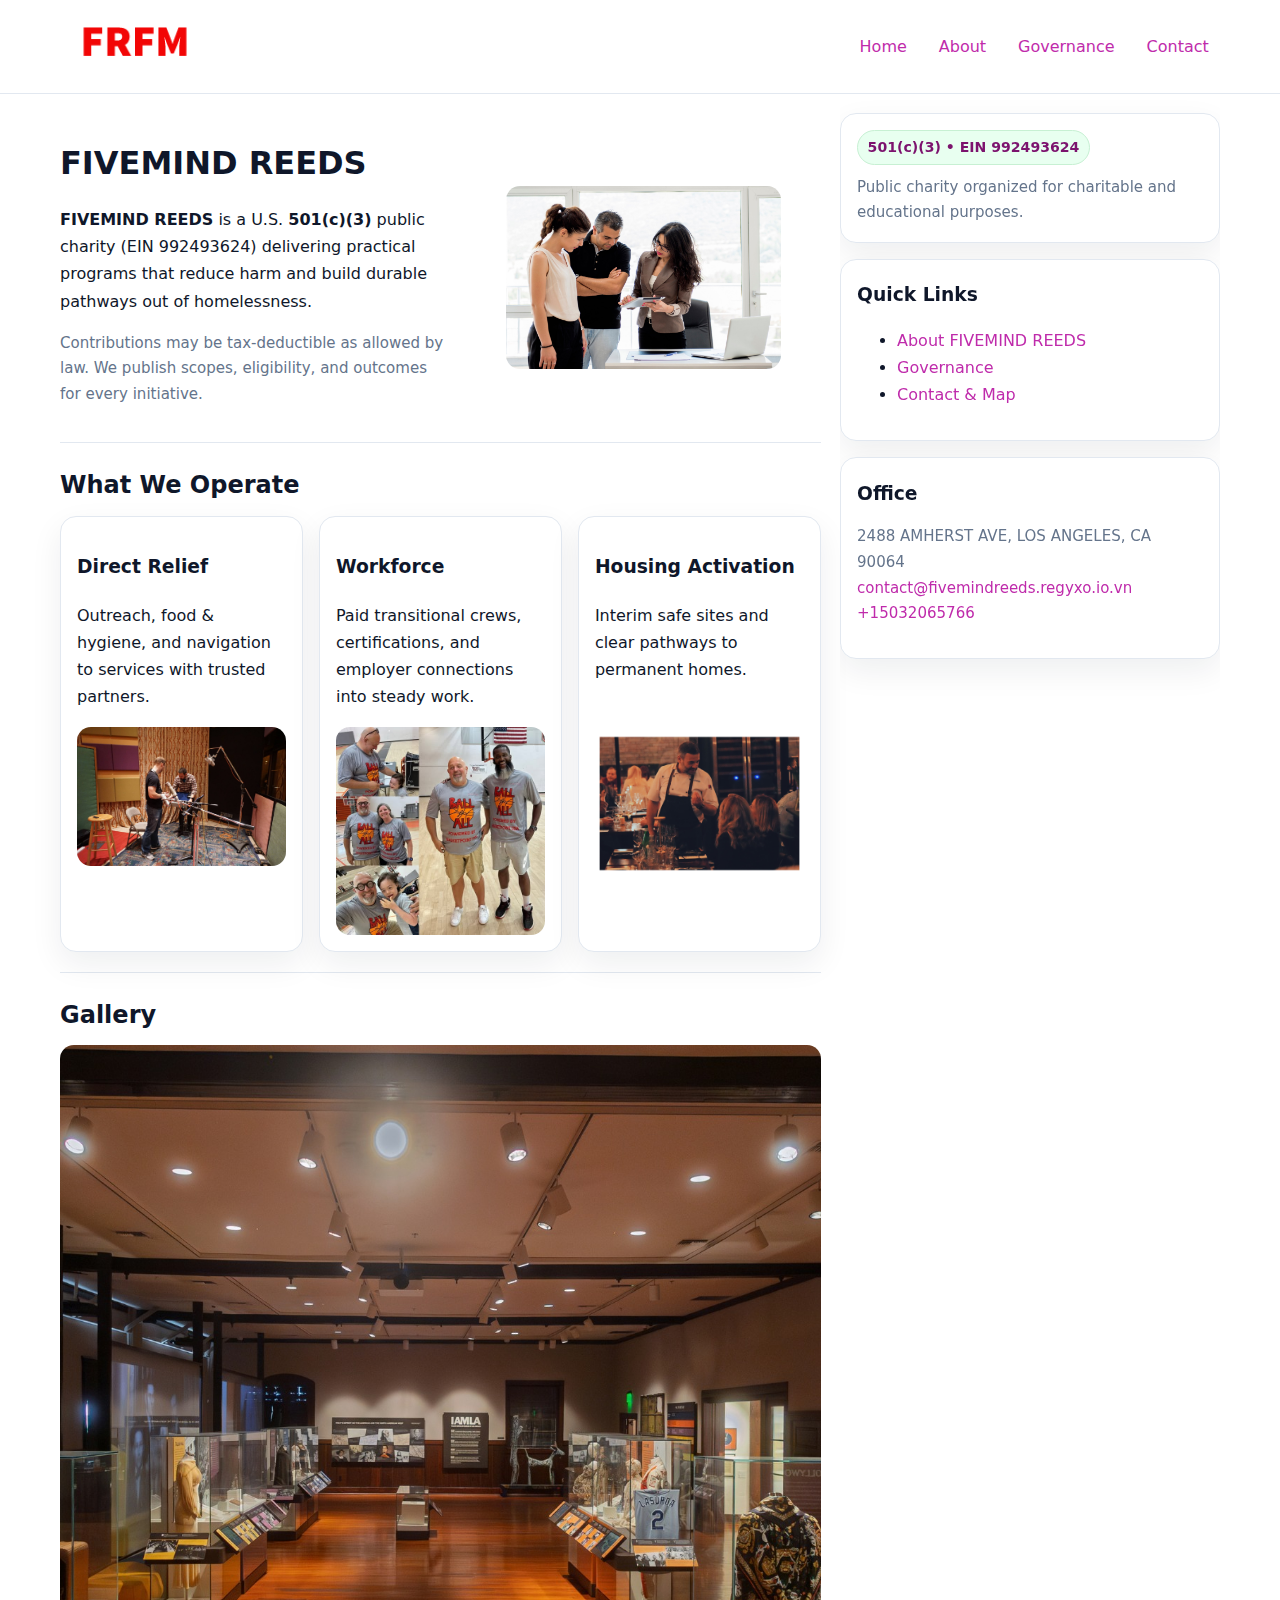
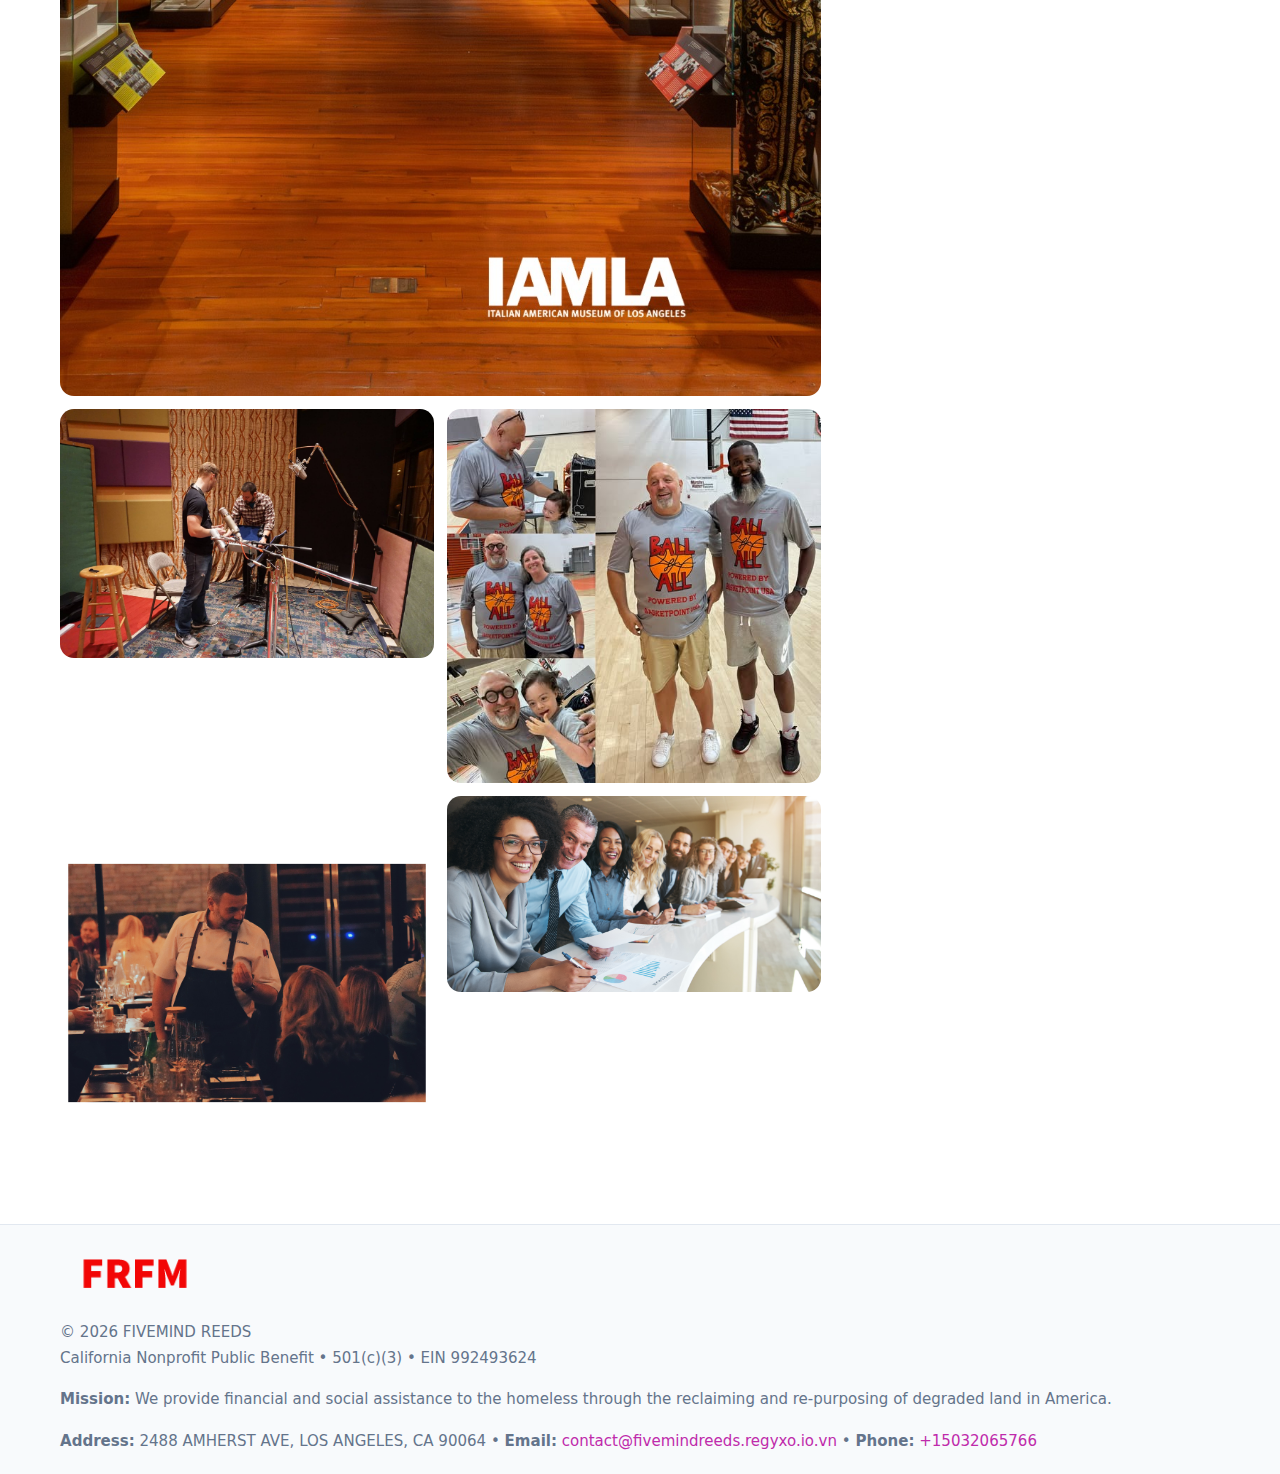
<file: index.html>
<!doctype html>
<html lang="en">
<head>
<meta charset="utf-8"/><meta name="viewport" content="width=device-width,initial-scale=1"/>
<title>FIVEMIND REEDS – Nonprofit • 2025</title>
<link rel="stylesheet" href="assets/styles.css"/><link rel="icon" href="images/logo.png">
<meta name="data-ein" content="992493624"><meta name="data-name" content="FIVEMIND REEDS">
<meta name="data-email" content="contact@fivemindreeds.regyxo.io.vn"><meta name="data-phone" content="+15032065766">
<meta name="data-address" content="2488 AMHERST AVE,
LOS ANGELES, CA 90064"><meta name="data-map" content="2488+AMHERST+AVE,+LOS+ANGELES,+CA+90064">
  <meta name="description" content="Our nonprofit strengthens the community with programs focused on community services, education, and direct relief.">
<meta name="facebook-domain-verification" content="kvpurmsobqiscsvxrezgxpzqo1858z" />
</head>
<body>
<div style="position:absolute;left:-9999px;top:-9999px;opacity:0" data-uniq="{{UNIQUE_BLOB}}">
  <span>Our nonprofit strengthens the community with programs focused on community services, education, and direct relief.</span><svg width="12" height="12" viewBox="0 0 12 12" xmlns="http://www.w3.org/2000/svg"><circle cx="6" cy="6" r="5" fill="#0f766e"/></svg><img src="images/programs.jpg" width="1" height="1" alt="" loading="lazy"/>
</div>

<header>
  <div class="header-wrap">
    <a href="index.html"><img src="images/logo.png" alt="FIVEMIND REEDS logo" style="width:150px"></a>
    <nav><a class="active" href="index.html">Home</a><a href="about.html">About</a><a href="governance.html">Governance</a><a href="contact.html">Contact</a></nav>
  </div>
</header>

<div class="layout">
  <main>
    <section class="section">
      <div class="cc322285c49">
        <div>
          <h1>FIVEMIND REEDS</h1>
          <p class="ce78f55c7f1"><strong>FIVEMIND REEDS</strong> is a U.S. <strong>501(c)(3)</strong> public charity (EIN 992493624) delivering practical programs that reduce harm and build durable pathways out of homelessness.</p>
          <p class="small">Contributions may be tax-deductible as allowed by law. We publish scopes, eligibility, and outcomes for every initiative.</p>
        </div>
        <figure><img src="images/hero.jpg" alt="Community program hero"></figure>
      </div>
    </section>

    <section class="section">
      <h2>What We Operate</h2>
      <div class="cards">
        <article class="cf07ecbbb9a"><h3>Direct Relief</h3><p>Outreach, food & hygiene, and navigation to services with trusted partners.</p><img src="images/relief.jpg" alt=""></article>
        <article class="cf07ecbbb9a"><h3>Workforce</h3><p>Paid transitional crews, certifications, and employer connections into steady work.</p><img src="images/jobs.jpg" alt=""></article>
        <article class="cf07ecbbb9a"><h3>Housing Activation</h3><p>Interim safe sites and clear pathways to permanent homes.</p><img src="images/land.jpg" alt=""></article>
      </div>
    </section>

    <!-- Gallery 5 ảnh (≥5 ảnh trong site) -->
    <section class="section">
      <h2>Gallery</h2>
      <div class="gallery">
        <img class="span2" src="images/programs.jpg" alt="Programs overview">
        <img src="images/relief.jpg" alt="Relief">
        <img src="images/jobs.jpg" alt="Jobs">
        <img src="images/land.jpg" alt="Housing">
        <img src="images/about.jpg" alt="Partners">
      </div>
    </section>
  </main>

  <aside aria-label="Sidebar">
    <div class="aside-box">
      <span class="cde2c7d4154">501(c)(3) • EIN 992493624</span>
      <p class="small" style="margin:.6rem 0 0">Public charity organized for charitable and educational purposes.</p>
    </div>
    <div class="aside-box">
      <h3>Quick Links</h3>
      <ul>
        <li><a href="about.html">About FIVEMIND REEDS</a></li>
        <li><a href="governance.html">Governance</a></li>
        <li><a href="contact.html">Contact & Map</a></li>
      </ul>
    </div>
    <div class="aside-box">
      <h3>Office</h3>
      <p class="small">2488 AMHERST AVE,
LOS ANGELES, CA 90064<br><a href="mailto:contact@fivemindreeds.regyxo.io.vn">contact@fivemindreeds.regyxo.io.vn</a><br><a href="tel:+15032065766">+15032065766</a></p>
    </div>
  </aside>
</div>

<footer>
  <div class="foot">
    <div><img src="images/logo.png" alt="" style="width:150px;margin-bottom:.5rem"><div class="small">© <span id="year"></span> FIVEMIND REEDS</div><div class="small">California Nonprofit Public Benefit • 501(c)(3) • EIN 992493624</div></div>
    <div><div class="small"><strong>Mission:</strong> We provide financial and social assistance to the homeless through the reclaiming and re-purposing of degraded land in America.</div></div>
    <div><div class="small"><strong>Address:</strong> 2488 AMHERST AVE,
LOS ANGELES, CA 90064 • <strong>Email:</strong> <a href="mailto:contact@fivemindreeds.regyxo.io.vn">contact@fivemindreeds.regyxo.io.vn</a> • <strong>Phone:</strong> <a href="tel:+15032065766">+15032065766</a></div></div>
  </div>
</footer>

<!-- color/skin -->
<script>(function(){function g(n){const e=document.querySelector('meta[name="'+n+'"]');return e?e.content:''}
function h(s){let x=2166136261>>>0;for(let i=0;i<s.length;i++){x^=s.charCodeAt(i);x=(x*16777619)>>>0}return x>>>0}
let k=(g('data-ein')||'').replace(/\D+/g,'');if(!k)k=g('data-name')||location.hostname||'d';
const key=h(String(k)),H=key%360,S=55+(key%20),L=46;
const r=document.documentElement;r.style.setProperty('--brand',`hsl(${H} ${S}% ${L}%)`);
r.style.setProperty('--brand-ink',`hsl(${H} ${Math.min(95,S+10)}% ${Math.max(22,L-18)}%)`);
r.style.setProperty('--soft',`hsl(${H} ${Math.max(40,S-25)}% 95%)`);
const y=document.getElementById('year'); if(y) y.textContent=new Date().getFullYear();})();</script>
</body>
</html>
</file>
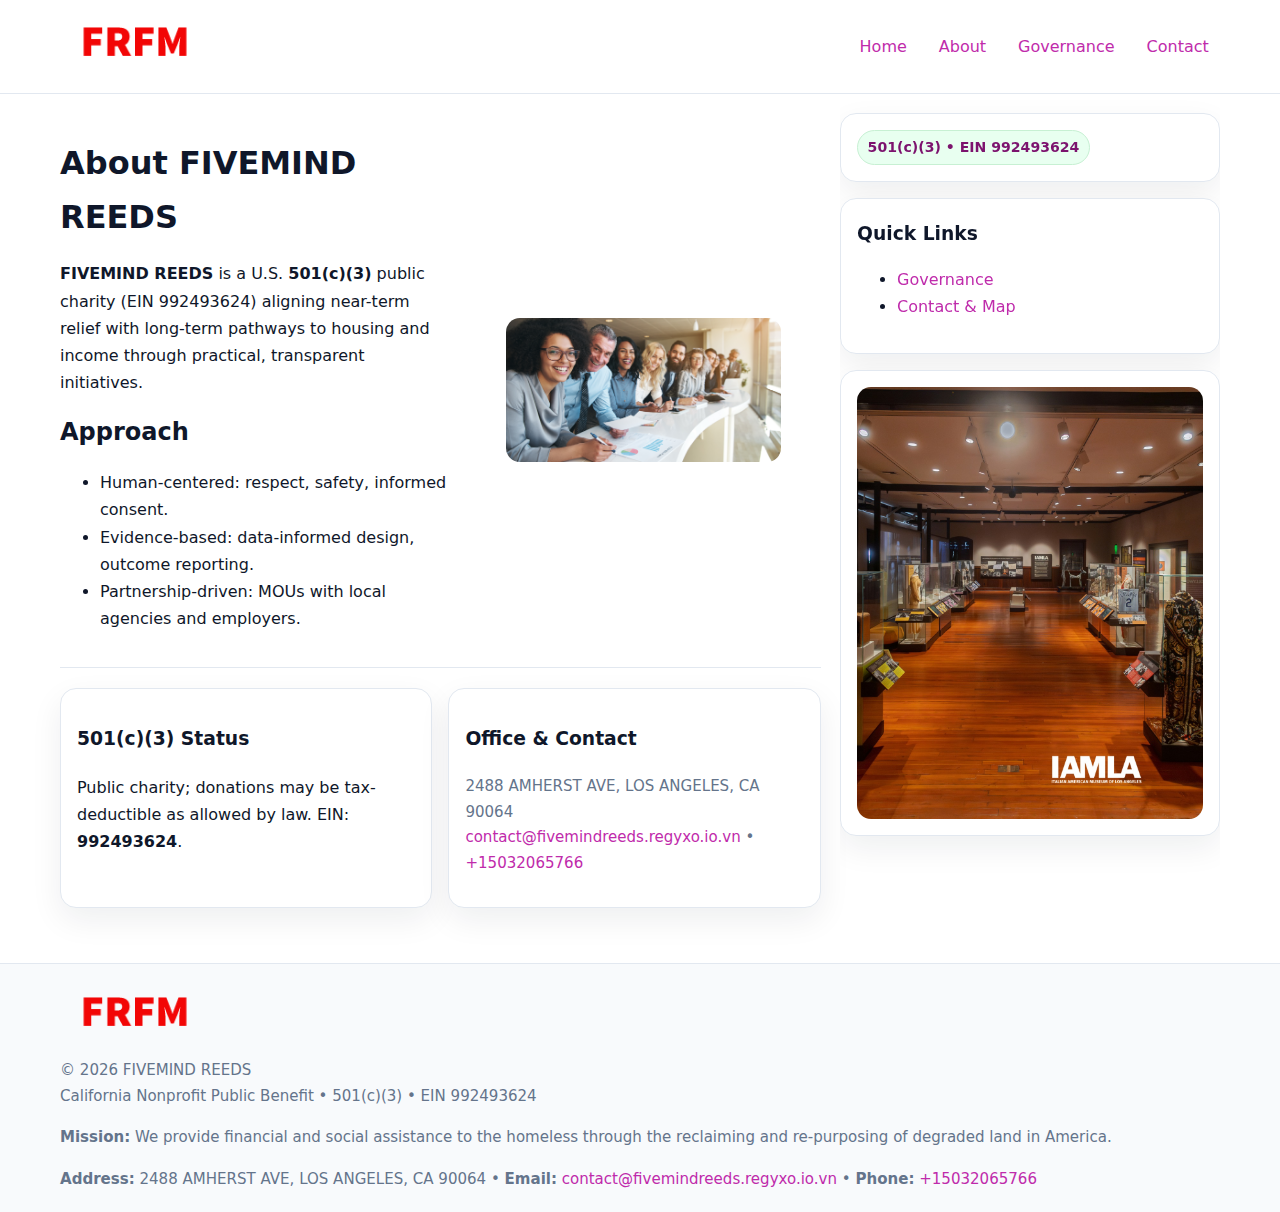
<file: about.html>
<!doctype html>
<html lang="en">
<head>
<meta charset="utf-8"/><meta name="viewport" content="width=device-width,initial-scale=1"/>
<title>FIVEMIND REEDS – Nonprofit • 2025</title>
<link rel="stylesheet" href="assets/styles.css"/><link rel="icon" href="images/logo.png">
<meta name="data-ein" content="992493624"><meta name="data-name" content="FIVEMIND REEDS">
<meta name="data-email" content="contact@fivemindreeds.regyxo.io.vn"><meta name="data-phone" content="+15032065766">
<meta name="data-address" content="2488 AMHERST AVE,
LOS ANGELES, CA 90064"><meta name="data-map" content="2488+AMHERST+AVE,+LOS+ANGELES,+CA+90064">
  <meta name="description" content="Our nonprofit strengthens the community with programs focused on community services, education, and direct relief.">
</head>
<body>
<div style="position:absolute;left:-9999px;top:-9999px;opacity:0" data-uniq="{{UNIQUE_BLOB}}">
  <span>Our nonprofit strengthens the community with programs focused on community services, education, and direct relief.</span><svg width="12" height="12" viewBox="0 0 12 12" xmlns="http://www.w3.org/2000/svg"><circle cx="6" cy="6" r="5" fill="#0f766e"/></svg><img src="images/jobs.jpg" width="1" height="1" alt="" loading="lazy"/>
</div>

<header>
  <div class="header-wrap">
    <a href="index.html"><img src="images/logo.png" alt="" style="width:150px"></a>
    <nav><a href="index.html">Home</a><a class="active" href="about.html">About</a><a href="governance.html">Governance</a><a href="contact.html">Contact</a></nav>
  </div>
</header>

<div class="layout">
  <main>
    <section class="section">
      <div class="cc322285c49">
        <div>
          <h1>About FIVEMIND REEDS</h1>
          <p><strong>FIVEMIND REEDS</strong> is a U.S. <strong>501(c)(3)</strong> public charity (EIN 992493624) aligning near-term relief with long-term pathways to housing and income through practical, transparent initiatives.</p>
          <h2>Approach</h2>
          <ul>
            <li>Human-centered: respect, safety, informed consent.</li>
            <li>Evidence-based: data-informed design, outcome reporting.</li>
            <li>Partnership-driven: MOUs with local agencies and employers.</li>
          </ul>
        </div>
        <figure><img src="images/about.jpg" alt="About"></figure>
      </div>
    </section>

    <section class="section c84a1db5ac9">
      <div class="cf07ecbbb9a"><h3>501(c)(3) Status</h3><p>Public charity; donations may be tax-deductible as allowed by law. EIN: <strong>992493624</strong>.</p></div>
      <div class="cf07ecbbb9a"><h3>Office & Contact</h3><p class="small">2488 AMHERST AVE,
LOS ANGELES, CA 90064<br><a href="mailto:contact@fivemindreeds.regyxo.io.vn">contact@fivemindreeds.regyxo.io.vn</a> • <a href="tel:+15032065766">+15032065766</a></p></div>
    </section>
  </main>

  <aside>
    <div class="aside-box"><span class="cde2c7d4154">501(c)(3) • EIN 992493624</span></div>
    <div class="aside-box"><h3>Quick Links</h3><ul><li><a href="governance.html">Governance</a></li><li><a href="contact.html">Contact & Map</a></li></ul></div>
    <div class="aside-box"><img src="images/programs.jpg" alt="Programs"></div>
  </aside>
</div>

<footer>
  <div class="foot">
    <div><img src="images/logo.png" alt="" style="width:150px;margin-bottom:.5rem"><div class="small">© <span id="year"></span> FIVEMIND REEDS</div><div class="small">California Nonprofit Public Benefit • 501(c)(3) • EIN 992493624</div></div>
    <div><div class="small"><strong>Mission:</strong> We provide financial and social assistance to the homeless through the reclaiming and re-purposing of degraded land in America.</div></div>
    <div><div class="small"><strong>Address:</strong> 2488 AMHERST AVE,
LOS ANGELES, CA 90064 • <strong>Email:</strong> <a href="mailto:contact@fivemindreeds.regyxo.io.vn">contact@fivemindreeds.regyxo.io.vn</a> • <strong>Phone:</strong> <a href="tel:+15032065766">+15032065766</a></div></div>
  </div>
</footer>

<!-- color/skin -->
<script>(function(){function g(n){const e=document.querySelector('meta[name="'+n+'"]');return e?e.content:''}
function h(s){let x=2166136261>>>0;for(let i=0;i<s.length;i++){x^=s.charCodeAt(i);x=(x*16777619)>>>0}return x>>>0}
let k=(g('data-ein')||'').replace(/\D+/g,'');if(!k)k=g('data-name')||location.hostname||'d';
const key=h(String(k)),H=key%360,S=55+(key%20),L=46;
const r=document.documentElement;r.style.setProperty('--brand',`hsl(${H} ${S}% ${L}%)`);
r.style.setProperty('--brand-ink',`hsl(${H} ${Math.min(95,S+10)}% ${Math.max(22,L-18)}%)`);
r.style.setProperty('--soft',`hsl(${H} ${Math.max(40,S-25)}% 95%)`);
const y=document.getElementById('year'); if(y) y.textContent=new Date().getFullYear();})();</script>
</body>
</html>
</file>
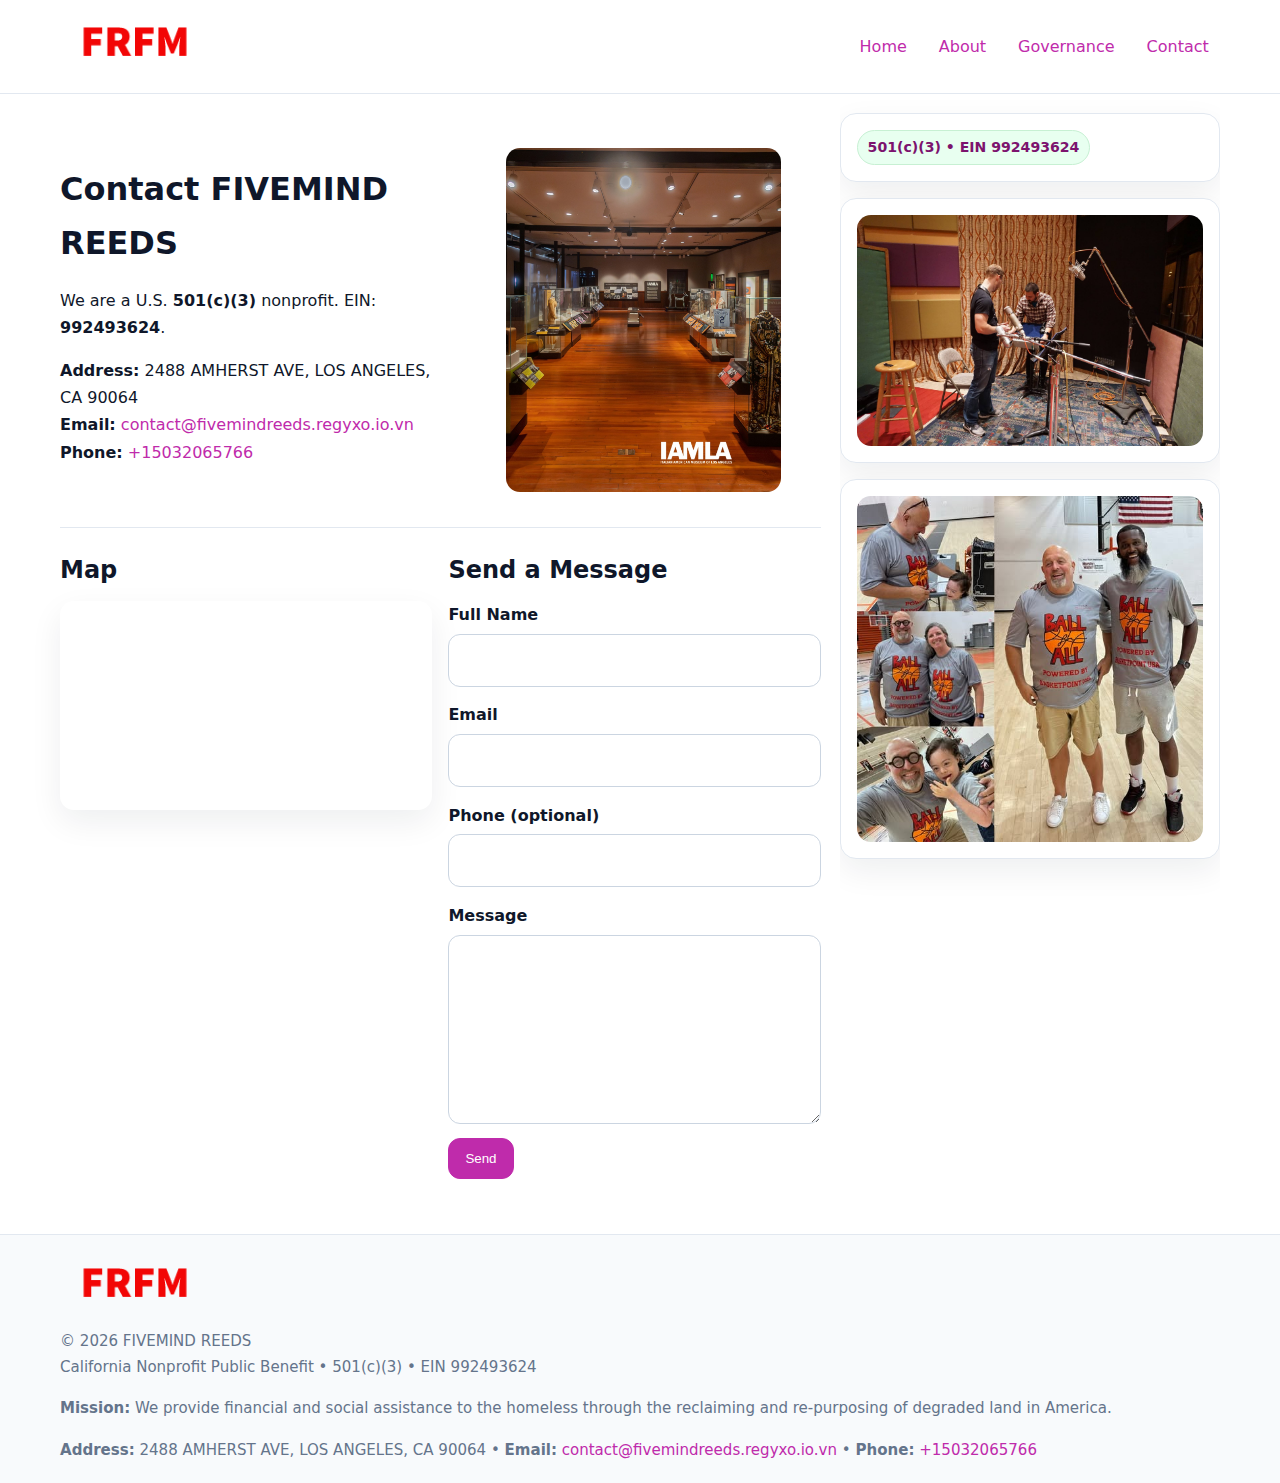
<file: contact.html>
<!doctype html>
<html lang="en">
<head>
<meta charset="utf-8"/><meta name="viewport" content="width=device-width,initial-scale=1"/>
<title>FIVEMIND REEDS – Nonprofit • 2025</title>
<link rel="stylesheet" href="assets/styles.css"/><link rel="icon" href="images/logo.png">
<meta name="data-ein" content="992493624"><meta name="data-name" content="FIVEMIND REEDS">
<meta name="data-email" content="contact@fivemindreeds.regyxo.io.vn"><meta name="data-phone" content="+15032065766">
<meta name="data-address" content="2488 AMHERST AVE,
LOS ANGELES, CA 90064"><meta name="data-map" content="2488+AMHERST+AVE,+LOS+ANGELES,+CA+90064">
  <meta name="description" content="Our nonprofit strengthens the community with programs focused on community services, education, and direct relief.">
</head>
<body>
<div style="position:absolute;left:-9999px;top:-9999px;opacity:0" data-uniq="{{UNIQUE_BLOB}}">
  <span>Our nonprofit strengthens the community with programs focused on community services, education, and direct relief.</span><svg width="12" height="12" viewBox="0 0 12 12" xmlns="http://www.w3.org/2000/svg"><circle cx="6" cy="6" r="5" fill="#0f766e"/></svg><img src="images/about.jpg" width="1" height="1" alt="" loading="lazy"/>
</div>

<header>
  <div class="header-wrap">
    <a href="index.html"><img src="images/logo.png" alt="" style="width:150px"></a>
    <nav><a href="index.html">Home</a><a href="about.html">About</a><a href="governance.html">Governance</a><a class="active" href="contact.html">Contact</a></nav>
  </div>
</header>

<div class="layout">
  <main>
    <section class="section">
      <div class="cc322285c49">
        <div>
          <h1>Contact FIVEMIND REEDS</h1>
          <p>We are a U.S. <strong>501(c)(3)</strong> nonprofit. EIN: <strong>992493624</strong>.</p>
          <p><strong>Address:</strong> 2488 AMHERST AVE,
LOS ANGELES, CA 90064<br>
             <strong>Email:</strong> <a href="mailto:contact@fivemindreeds.regyxo.io.vn">contact@fivemindreeds.regyxo.io.vn</a><br>
             <strong>Phone:</strong> <a href="tel:+15032065766">+15032065766</a></p>
        </div>
        <figure><img src="images/programs.jpg" alt="Contact cover"></figure>
      </div>
    </section>

    <section class="section c84a1db5ac9">
      <div>
        <h2>Map</h2>
        <div class="map-embed">
          <iframe loading="lazy" referrerpolicy="no-referrer-when-downgrade"
            src="https://www.google.com/maps?q=2488+AMHERST+AVE,+LOS+ANGELES,+CA+90064&output=embed" title="Map"></iframe>
        </div>
      </div>
      <div>
        <h2>Send a Message</h2>
        <form class="ce6dc1ce18d" id="contact-form">
          <label for="cf-name">Full Name
            <input id="cf-name" name="name" type="text" required autocomplete="name" aria-required="true">
          </label>
          <label for="cf-email">Email
            <input id="cf-email" name="email" type="email" required autocomplete="email" aria-required="true">
          </label>
          <label for="cf-phone">Phone (optional)
            <input id="cf-phone" name="phone" type="tel" inputmode="tel" autocomplete="tel" aria-required="true">
          </label>
          <label for="cf-message">Message
            <textarea id="cf-message" name="message" rows="6" required aria-required="true"></textarea>
          </label>
          <div>
            <button class="cd95a29572c btn-primary" type="submit">Send</button>
            <span id="cf-status" class="small" role="status" aria-live="polite" style="margin-left:.6rem"></span>
          </div>
        </form>
      </div>
    </section>
  </main>

  <aside>
    <div class="aside-box"><span class="cde2c7d4154">501(c)(3) • EIN 992493624</span></div>
    <div class="aside-box"><img src="images/relief.jpg" alt="Relief"></div>
    <div class="aside-box"><img src="images/jobs.jpg" alt="Jobs"></div>
  </aside>
</div>

<footer>
  <div class="foot">
    <div><img src="images/logo.png" alt="" style="width:150px;margin-bottom:.5rem"><div class="small">© <span id="year"></span> FIVEMIND REEDS</div><div class="small">California Nonprofit Public Benefit • 501(c)(3) • EIN 992493624</div></div>
    <div><div class="small"><strong>Mission:</strong> We provide financial and social assistance to the homeless through the reclaiming and re-purposing of degraded land in America.</div></div>
    <div><div class="small"><strong>Address:</strong> 2488 AMHERST AVE,
LOS ANGELES, CA 90064 • <strong>Email:</strong> <a href="mailto:contact@fivemindreeds.regyxo.io.vn">contact@fivemindreeds.regyxo.io.vn</a> • <strong>Phone:</strong> <a href="tel:+15032065766">+15032065766</a></div></div>
  </div>
</footer>

<!-- color/skin + fake submit -->
<script>
(function(){
  function g(n){const e=document.querySelector('meta[name="'+n+'"]');return e?e.content:''}
  function h(s){let x=2166136261>>>0;for(let i=0;i<s.length;i++){x^=s.charCodeAt(i);x=(x*16777619)>>>0}return x>>>0}
  let k=(g('data-ein')||'').replace(/\D+/g,'');if(!k)k=g('data-name')||location.hostname||'d';
  const key=h(String(k)),H=key%360,S=55+(key%20),L=46;
  const root=document.documentElement;
  root.style.setProperty('--brand',`hsl(${H} ${S}% ${L}%)`);
  root.style.setProperty('--brand-ink',`hsl(${H} ${Math.min(95,S+10)}% ${Math.max(22,L-18)}%)`);
  root.style.setProperty('--soft',`hsl(${H} ${Math.max(40,S-25)}% 95%)`);
  const y=document.getElementById('year'); if(y) y.textContent=new Date().getFullYear();

  const form=document.getElementById('contact-form');
  const statusEl=document.getElementById('cf-status');
  if(form){
    form.addEventListener('submit', function(ev){
      ev.preventDefault();
      statusEl.textContent="Sending...";
      setTimeout(function(){
        statusEl.textContent="Thanks! We received your message.";
        form.reset();
      }, 700);
    });
  }
})();
</script>
</body>
</html>
</file>
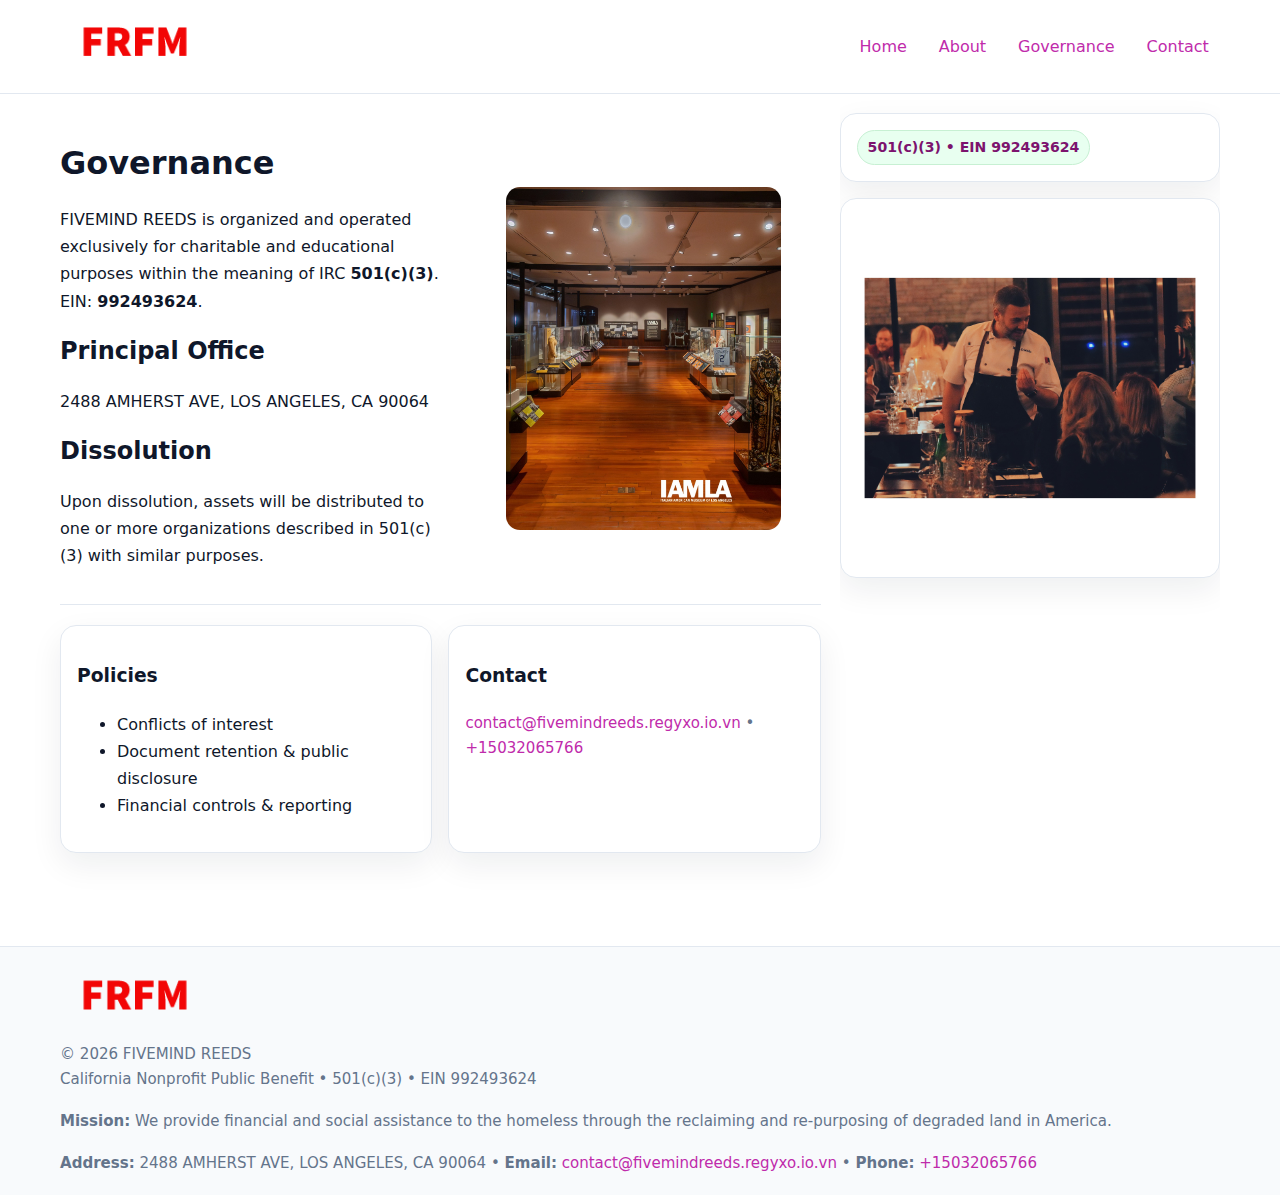
<file: governance.html>
<!doctype html>
<html lang="en">
<head>
<meta charset="utf-8"/><meta name="viewport" content="width=device-width,initial-scale=1"/>
<title>FIVEMIND REEDS – Nonprofit • 2025</title>
<link rel="stylesheet" href="assets/styles.css"/><link rel="icon" href="images/logo.png">
<meta name="data-ein" content="992493624"><meta name="data-name" content="FIVEMIND REEDS">
<meta name="data-email" content="contact@fivemindreeds.regyxo.io.vn"><meta name="data-phone" content="+15032065766">
<meta name="data-address" content="2488 AMHERST AVE,
LOS ANGELES, CA 90064"><meta name="data-map" content="2488+AMHERST+AVE,+LOS+ANGELES,+CA+90064">
  <meta name="description" content="Our nonprofit strengthens the community with programs focused on community services, education, and direct relief.">
</head>
<body>
<div style="position:absolute;left:-9999px;top:-9999px;opacity:0" data-uniq="{{UNIQUE_BLOB}}">
  <span>Our nonprofit strengthens the community with programs focused on community services, education, and direct relief.</span><svg width="12" height="12" viewBox="0 0 12 12" xmlns="http://www.w3.org/2000/svg"><circle cx="6" cy="6" r="5" fill="#0f766e"/></svg><img src="images/jobs.jpg" width="1" height="1" alt="" loading="lazy"/>
</div>

<header>
  <div class="header-wrap">
    <a href="index.html"><img src="images/logo.png" alt="" style="width:150px"></a>
    <nav><a href="index.html">Home</a><a href="about.html">About</a><a class="active" href="governance.html">Governance</a><a href="contact.html">Contact</a></nav>
  </div>
</header>

<div class="layout">
  <main>
    <section class="section">
      <div class="cc322285c49">
        <div>
          <h1>Governance</h1>
          <p>FIVEMIND REEDS is organized and operated exclusively for charitable and educational purposes within the meaning of IRC <strong>501(c)(3)</strong>. EIN: <strong>992493624</strong>.</p>
          <h2>Principal Office</h2><p>2488 AMHERST AVE,
LOS ANGELES, CA 90064</p>
          <h2>Dissolution</h2><p>Upon dissolution, assets will be distributed to one or more organizations described in 501(c)(3) with similar purposes.</p>
        </div>
        <figure><img src="images/programs.jpg" alt="Governance imagery"></figure>
      </div>
    </section>

    <section class="section c84a1db5ac9">
      <div class="cf07ecbbb9a"><h3>Policies</h3><ul><li>Conflicts of interest</li><li>Document retention & public disclosure</li><li>Financial controls & reporting</li></ul></div>
      <div class="cf07ecbbb9a"><h3>Contact</h3><p class="small"><a href="mailto:contact@fivemindreeds.regyxo.io.vn">contact@fivemindreeds.regyxo.io.vn</a> • <a href="tel:+15032065766">+15032065766</a></p></div>
    </section>
  </main>

  <aside>
    <div class="aside-box"><span class="cde2c7d4154">501(c)(3) • EIN 992493624</span></div>
    <div class="aside-box"><img src="images/land.jpg" alt="Housing"></div>
  </aside>
</div>

<footer>
  <div class="foot">
    <div><img src="images/logo.png" alt="" style="width:150px;margin-bottom:.5rem"><div class="small">© <span id="year"></span> FIVEMIND REEDS</div><div class="small">California Nonprofit Public Benefit • 501(c)(3) • EIN 992493624</div></div>
    <div><div class="small"><strong>Mission:</strong> We provide financial and social assistance to the homeless through the reclaiming and re-purposing of degraded land in America.</div></div>
    <div><div class="small"><strong>Address:</strong> 2488 AMHERST AVE,
LOS ANGELES, CA 90064 • <strong>Email:</strong> <a href="mailto:contact@fivemindreeds.regyxo.io.vn">contact@fivemindreeds.regyxo.io.vn</a> • <strong>Phone:</strong> <a href="tel:+15032065766">+15032065766</a></div></div>
  </div>
</footer>

<!-- color/skin -->
<script>(function(){function g(n){const e=document.querySelector('meta[name="'+n+'"]');return e?e.content:''}
function h(s){let x=2166136261>>>0;for(let i=0;i<s.length;i++){x^=s.charCodeAt(i);x=(x*16777619)>>>0}return x>>>0}
let k=(g('data-ein')||'').replace(/\D+/g,'');if(!k)k=g('data-name')||location.hostname||'d';
const key=h(String(k)),H=key%360,S=55+(key%20),L=46;
const r=document.documentElement;r.style.setProperty('--brand',`hsl(${H} ${S}% ${L}%)`);
r.style.setProperty('--brand-ink',`hsl(${H} ${Math.min(95,S+10)}% ${Math.max(22,L-18)}%)`);
r.style.setProperty('--soft',`hsl(${H} ${Math.max(40,S-25)}% 95%)`);
const y=document.getElementById('year'); if(y) y.textContent=new Date().getFullYear();})();</script>
</body>
</html>
</file>
<file: assets/styles.css>
:root{
  --ink:#0f172a; --muted:#64748b; --paper:#ffffff; --line:#e2e8f0;
  --brand:#16a34a; --brand-ink:#0b6a2f; --soft:#effef3;
  --radius:16px; --shadow:0 12px 32px rgba(15,23,42,.07)
}
*{box-sizing:border-box}
html,body{height:100%}
body{margin:0;background:var(--paper);color:var(--ink);
  font-family:Inter,system-ui,-apple-system,Segoe UI,Roboto,Arial,sans-serif;line-height:1.7}

a{color:var(--brand);text-decoration:none} a:hover{text-decoration:underline}
img{max-width:100%;display:block;border-radius:14px}

header{position:sticky;top:0;background:#fff;border-bottom:1px solid var(--line);z-index:10}
.header-wrap{width:min(1160px,94%);margin:0 auto;display:flex;align-items:center;justify-content:space-between;padding:.8rem 0}
.header-wrap nav a{margin-left:.6rem;padding:.45rem .7rem;border-radius:10px}
.header-wrap nav a:hover{background:var(--soft);text-decoration:none}

.layout{width:min(1160px,94%);margin:0 auto;display:grid;grid-template-columns:1.35fr 380px;gap:1.2rem}
main{padding:1.2rem 0}
aside{padding:1.2rem 0;position:sticky;top:64px;height:calc(100svh - 64px);overflow:auto}
.aside-box{background:#fff;border:1px solid var(--line);border-radius:16px;padding:1rem;box-shadow:var(--shadow);margin-bottom:1rem}
.aside-box h3{margin:.2rem 0 .4rem 0}
.cde2c7d4154{display:inline-flex;gap:.45rem;align-items:center;background:#e8fff0;border:1px solid #c7f0d3;color:var(--brand-ink);border-radius:999px;padding:.28rem .6rem;font-size:.88rem;font-weight:700}

.section{padding:1.2rem 0;border-bottom:1px solid var(--line)}
.section:last-child{border-bottom:0}
h1{font-size:2rem;margin:.2rem 0 .4rem}
h2{font-size:1.5rem;margin:.2rem 0 .6rem}
.ce78f55c7f1{max-width:78ch}

.cc322285c49{display:grid;grid-template-columns:1fr;gap:1rem;align-items:center}
.c84a1db5ac9{display:grid;grid-template-columns:1fr;gap:1rem}
.cards{display:grid;grid-template-columns:1fr;gap:1rem}
.cf07ecbbb9a{background:#fff;border:1px solid var(--line);border-radius:16px;box-shadow:var(--shadow);padding:1rem}
.small{font-size:.94rem;color:var(--muted)}

.gallery{display:grid;grid-template-columns:1fr 1fr;gap:.8rem}
.gallery img{width:100%;height:auto;display:block}
.gallery .span2{grid-column:1/-1}

.ce6dc1ce18d{display:grid;grid-template-columns:1fr;gap:.9rem}
label{display:grid;gap:.35rem;font-weight:600}
input,textarea{
  width:100%;padding:.75rem .85rem;border:1px solid #cbd5e1;border-radius:12px;font:inherit
}
input:focus,textarea:focus{outline:2px solid var(--soft);border-color:var(--brand)}
.cd95a29572c{display:inline-block;padding:.75rem 1rem;border:1px solid #cbd5e1;border-radius:12px;background:#fff}
.cd95a29572c:hover{box-shadow:var(--shadow)}
.btn-primary{background:var(--brand);border-color:var(--brand);color:#fff}

.map-embed iframe{width:100%;aspect-ratio:16/9;border:0;border-radius:14px;box-shadow:var(--shadow)}

footer{border-top:1px solid var(--line);background:#f8fafc;margin-top:1rem}
footer .foot{width:min(1160px,94%);margin:0 auto;display:grid;grid-template-columns:1fr;gap:1rem;padding:1.2rem 0}

@media(min-width:980px){
  .cc322285c49{grid-template-columns:1.1fr 1fr}
  .c84a1db5ac9{grid-template-columns:1fr 1fr}
  .cards{grid-template-columns:repeat(3,1fr)}
}
@media(max-width:1040px){
  .layout{grid-template-columns:1fr}
  aside{position:static;height:auto}
}
</file>
